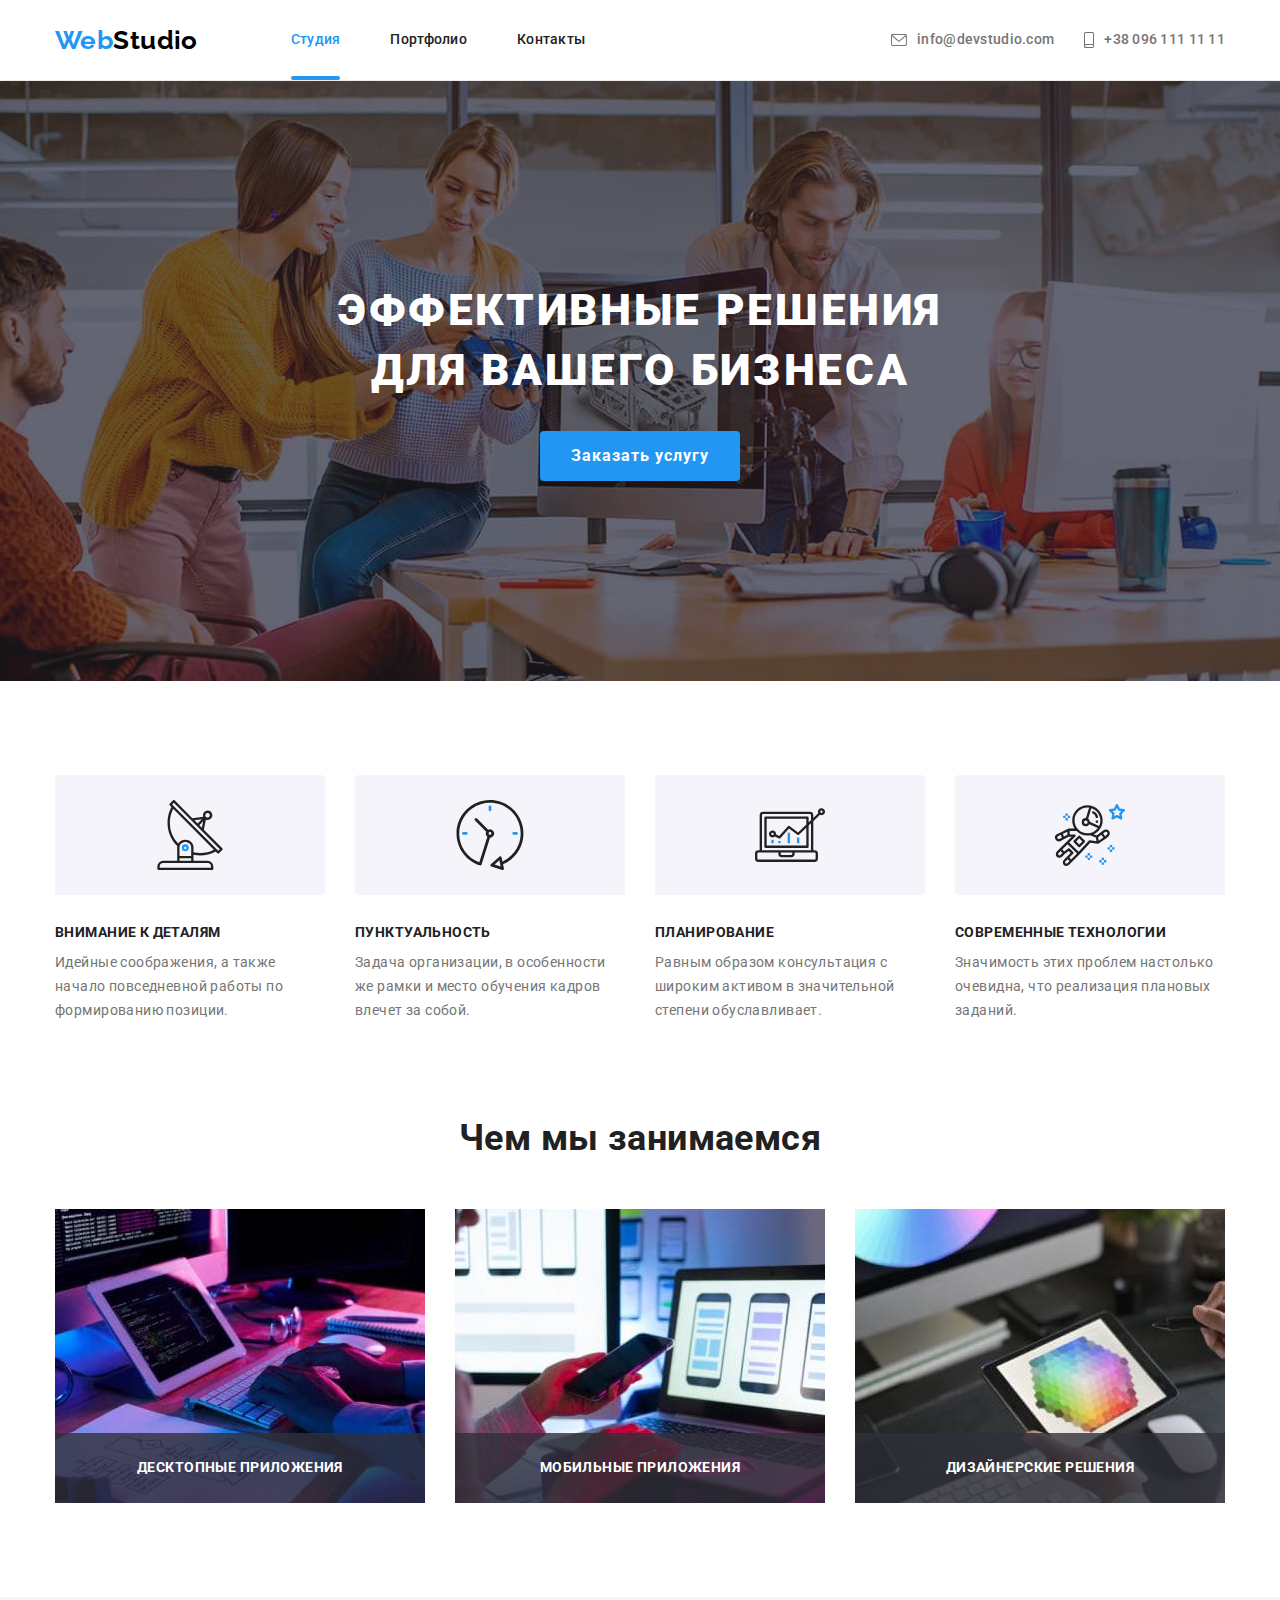
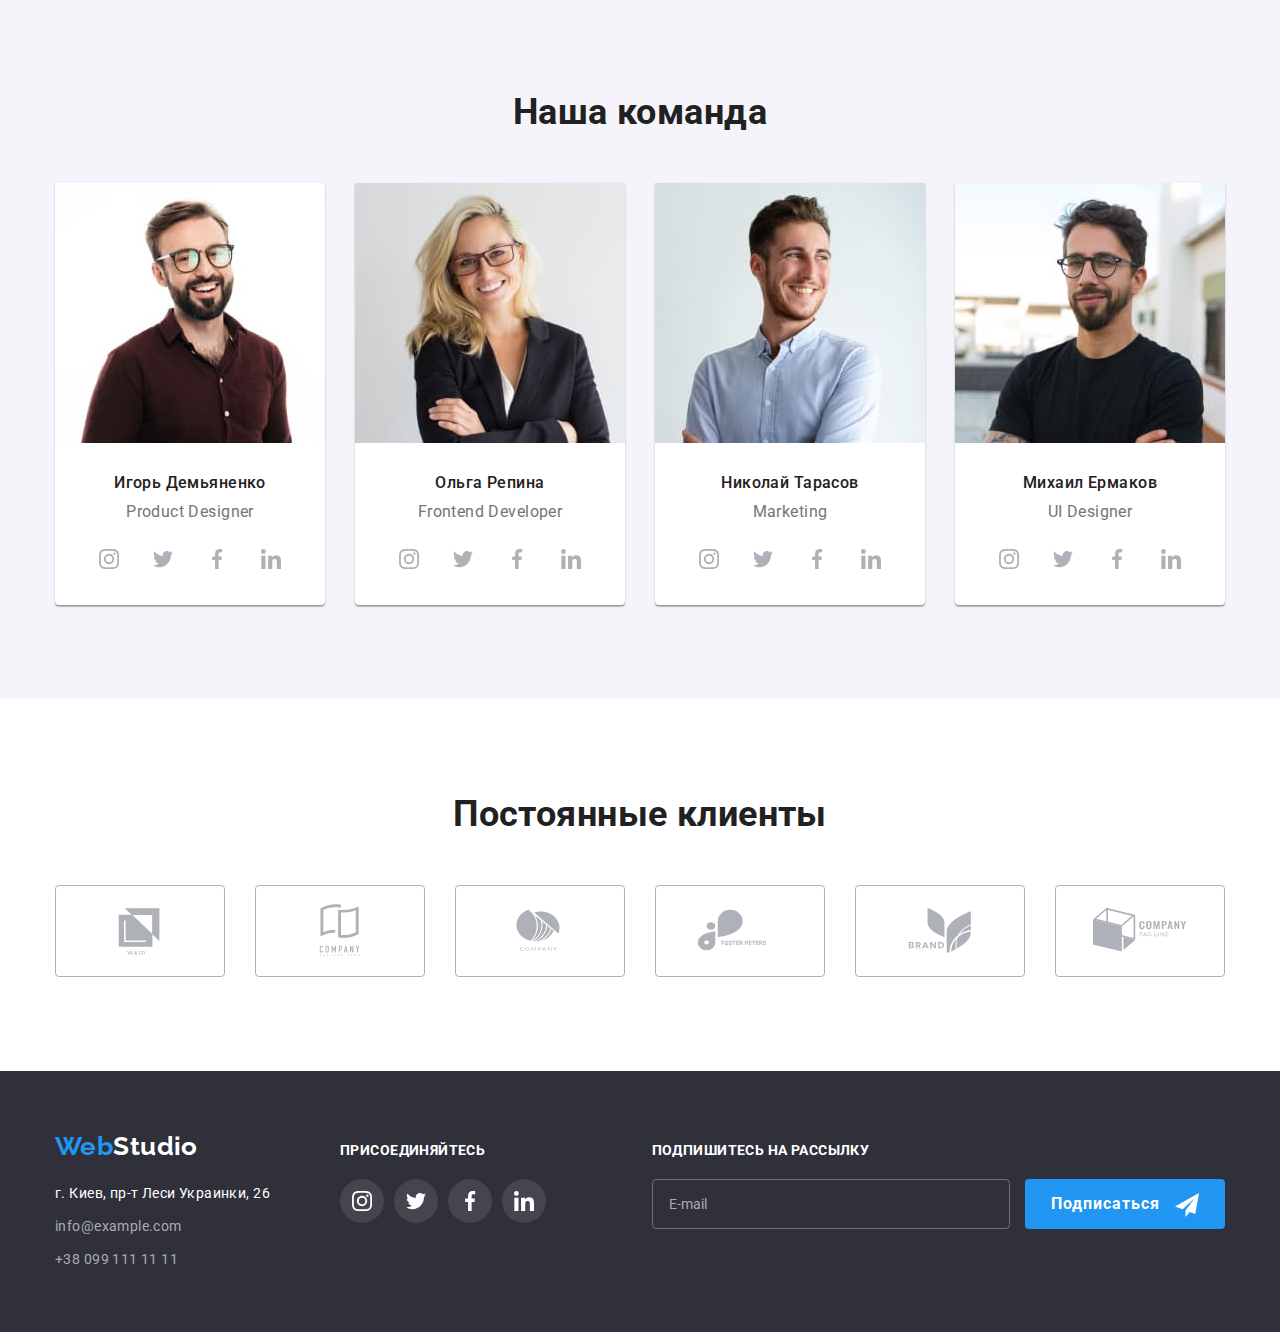
<file: index.html>
<!DOCTYPE html>
<html lang="ru">
    <head>
        <meta charset="UTF-8" />
        <meta http-equiv="X-UA-Compatible" content="IE=edge" />
        <meta name="viewport" content="width=device-width, initial-scale=1.0" />
        <link rel="preconnect" href="https://fonts.googleapis.com" />
        <link rel="preconnect" href="https://fonts.gstatic.com" crossorigin />
        <link
            href="https://fonts.googleapis.com/css2?family=Raleway:wght@700&family=Roboto:wght@400;500;700;900&display=swap"
            rel="stylesheet"
        />
        <link
            rel="stylesheet"
            href=" https://cdnjs.cloudflare.com/ajax/libs/modern-normalize/1.1.0/modern-normalize.min.css"
        />
        <link rel="stylesheet" href="./css/main.min.css" />
        <title>Студия</title>
    </head>
    <body>
        <!--            Шапка страницы          -->
        <header class="page-header">
            <div class="page-header__container container">
                <a class="logo logo__page-header link" href="./index.html"
                    ><span class="logo__web">Web</span>Studio</a
                >
                <button class="menu-btn" type="button" data-menu-button aria-expanded="false">
                    <svg width="40" height="40" aria-label="переключатель мобильного меню">
                        <use
                            class="menu-btn__icon-cross"
                            href="./images/icons.svg#icon-menu-close-btn"
                        ></use>
                        <use
                            class="menu-btn__icon-menu"
                            href="./images/icons.svg#icon-menu_40px"
                        ></use>
                    </svg>
                </button>
                <div class="menu-container" data-menu>
                    <nav class="nav">
                        <ul class="nav__list list">
                            <li class="nav__item">
                                <a class="nav__link nav__link--current link" href="./index.html"
                                    >Студия</a
                                >
                            </li>
                            <li class="nav__item">
                                <a class="nav__link link" href="./portfolio.html">Портфолио</a>
                            </li>
                            <li class="nav__item">
                                <a class="nav__link link" href="">Контакты</a>
                            </li>
                        </ul>
                    </nav>
                    <ul class="contacts-list list">
                        <li class="contacts-list__item">
                            <a class="contacts-list__link link" href="mailto:info@devstudio.com">
                                <svg class="contacts-list__icon" width="16" height="12">
                                    <use href="./images/icons.svg#icon-envelope"></use>
                                </svg>
                                info@devstudio.com</a
                            >
                        </li>
                        <li class="contacts-list__item">
                            <a
                                class="contacts-list__link contacts-list__link--accent link"
                                href="tel:+380961111111"
                            >
                                <svg class="contacts-list__icon" width="10" height="16">
                                    <use href="./images/icons.svg#icon-smartphone"></use>
                                </svg>
                                +38 096 111 11 11</a
                            >
                        </li>
                    </ul>
                    <ul class="social-small list">
                        <li class="social-small__item">
                            <a href="" class="social-small__link link">Instagram</a>
                        </li>
                        <li class="social-small__item">
                            <a href="" class="social-small__link link">Twitter</a>
                        </li>
                        <li class="social-small__item">
                            <a href="" class="social-small__link link">Facebook</a>
                        </li>
                        <li class="social-small__item">
                            <a href="" class="social-small__link link">Linkedin</a>
                        </li>
                    </ul>
                </div>
            </div>
        </header>

        <main>
            <!-- Герой -->
            <section class="hero">
                <div class="hero__box container">
                    <h1 class="hero__title">Эффективные решения для вашего бизнеса</h1>
                    <button type="button" class="button" data-modal-open>Заказать услугу</button>
                </div>
            </section>

            <!--        Преимущества        -->

            <section class="features section">
                <div class="container features__box">
                    <ul class="features__list list">
                        <li class="features__item">
                            <div class="features__icon">
                                <svg width="70" height="70">
                                    <use href="./images/icons.svg#icon-antenna"></use>
                                </svg>
                            </div>
                            <h3 class="features__sub-title sub-title">Внимание к деталям</h3>
                            <p class="features__description">
                                Идейные соображения, а также начало повседневной работы по
                                формированию позиции.
                            </p>
                        </li>
                        <li class="features__item">
                            <div class="features__icon">
                                <svg width="70" height="70">
                                    <use href="./images/icons.svg#icon-clock"></use>
                                </svg>
                            </div>
                            <h3 class="features__sub-title sub-title">Пунктуальность</h3>
                            <p class="features__description">
                                Задача организации, в особенности же рамки и место обучения кадров
                                влечет за собой.
                            </p>
                        </li>
                        <li class="features__item">
                            <div class="features__icon">
                                <svg width="70" height="70">
                                    <use href="./images/icons.svg#icon-diagram"></use>
                                </svg>
                            </div>
                            <h3 class="features__sub-title sub-title">Планирование</h3>
                            <p class="features__description">
                                Равным образом консультация с широким активом в значительной степени
                                обуславливает.
                            </p>
                        </li>
                        <li class="features__item">
                            <div class="features__icon">
                                <svg width="70" height="70">
                                    <use href="./images/icons.svg#icon-astronaut"></use>
                                </svg>
                            </div>
                            <h3 class="features__sub-title sub-title">Современные технологии</h3>
                            <p class="features__description">
                                Значимость этих проблем настолько очевидна, что реализация плановых
                                заданий.
                            </p>
                        </li>
                    </ul>
                </div>
            </section>

            <!--                        услуги                -->

            <section class="activity">
                <div class="activity__box container">
                    <h2 class="activity__title">Чем мы занимаемся</h2>
                    <ul class="activity__list list">
                        <li class="activity__item">
                            <picture>
                                <source
                                    srcset="
                                        ./images/activity/img1.jpg    1x,
                                        ./images/activity/img1@2x.jpg 2x
                                    "
                                    media="(min-width: 1200px)"
                                />
                                <img
                                    class="activity__img"
                                    src="./images/activity/img1.jpg"
                                    alt="Написание кода"
                                    width="370"
                                />
                            </picture>

                            <h3 class="activity__sub-title sub-title sub-title--white">
                                Десктопные приложения
                            </h3>
                        </li>
                        <li class="activity__item">
                            <picture>
                                <source
                                    srcset="
                                        ./images/activity/img2.jpg    1x,
                                        ./images/activity/img2@2x.jpg 2x
                                    "
                                    media="(min-width: 1200px)"
                                />
                                <img
                                    class="activity__img"
                                    src="./images/activity/img2.jpg"
                                    alt="Адаптация сайта"
                                    width="370"
                                />
                            </picture>
                            <h3 class="activity__sub-title sub-title sub-title--white">
                                Мобильные приложения
                            </h3>
                        </li>
                        <li class="activity__item">
                            <picture>
                                <source
                                    srcset="
                                        ./images/activity/img3.jpg    1x,
                                        ./images/activity/img3@2x.jpg 2x
                                    "
                                    media="(min-width: 1200px)"
                                />
                                <img
                                    class="activity__img"
                                    src="./images/activity/img3.jpg"
                                    alt="Разработка дизайна"
                                    width="370"
                                />
                            </picture>
                            <h3 class="activity__sub-title sub-title sub-title--white">
                                Дизайнерские решения
                            </h3>
                        </li>
                    </ul>
                </div>
            </section>

            <!--            Наша команда        -->

            <section class="team section">
                <div class="container team__box">
                    <h2 class="team__title">Наша команда</h2>
                    <ul class="team__list list">
                        <li class="team__item">
                            <picture>
                                <source
                                    srcset="
                                        ./images/team/teamcard1-desktop.jpg    1x,
                                        ./images/team/teamcard1-desktop@2x.jpg 2x
                                    "
                                    media="(min-width: 1200px)"
                                />
                                <source
                                    srcset="
                                        ./images/team/teamcard1-tablet.jpg    1x,
                                        ./images/team/teamcard1-tablet@2x.jpg 2x
                                    "
                                    media="(min-width: 768px)"
                                />
                                <source
                                    srcset="
                                        ./images/team/teamcard1-mobile.jpg    1x,
                                        ./images/team/teamcard1-mobile@2x.jpg 2x
                                    "
                                    media="(max-width: 767px)"
                                />
                                <img
                                    class="team__img"
                                    src="./images/team/teamcard1-desktop.jpg"
                                    alt="Игорь Демьяненко"
                                    width="270"
                                />
                            </picture>
                            <h3 class="team__sub-title">Игорь Демьяненко</h3>
                            <p class="team__speciality">Product Designer</p>
                            <ul class="soc-networks list">
                                <li class="soc-networks__item">
                                    <a href="" class="soc-networks__link">
                                        <svg class="soc-networks__icon" width="20" height="20">
                                            <use href="./images/icons.svg#icon-instagram"></use>
                                        </svg>
                                    </a>
                                </li>
                                <li class="soc-networks__item">
                                    <a href="" class="soc-networks__link">
                                        <svg class="soc-networks__icon" width="20" height="20">
                                            <use href="./images/icons.svg#icon-twitter"></use>
                                        </svg>
                                    </a>
                                </li>
                                <li class="soc-networks__item">
                                    <a href="" class="soc-networks__link">
                                        <svg class="soc-networks__icon" width="20" height="20">
                                            <use href="./images/icons.svg#icon-facebook"></use>
                                        </svg>
                                    </a>
                                </li>
                                <li class="soc-networks__item">
                                    <a href="" class="soc-networks__link">
                                        <svg class="soc-networks__icon" width="20" height="20">
                                            <use href="./images/icons.svg#icon-linkedin"></use>
                                        </svg>
                                    </a>
                                </li>
                            </ul>
                        </li>
                        <li class="team__item">
                            <picture>
                                <source
                                    srcset="
                                        ./images/team/teamcard2-desktop.jpg    1x,
                                        ./images/team/teamcard2-desktop@2x.jpg 2x
                                    "
                                    media="(min-width: 1200px)"
                                />
                                <source
                                    srcset="
                                        ./images/team/teamcard2-tablet.jpg    1x,
                                        ./images/team/teamcard2-tablet@2x.jpg 2x
                                    "
                                    media="(min-width: 768px)"
                                />
                                <source
                                    srcset="
                                        ./images/team/teamcard2-mobile.jpg    1x,
                                        ./images/team/teamcard2-mobile@2x.jpg 2x
                                    "
                                    media="(max-width: 767px)"
                                />
                                <img
                                    class="team__img"
                                    src="./images/team/teamcard2-desktop.jpg"
                                    alt="Ольга Репина"
                                    width="270"
                                />
                            </picture>

                            <h3 class="team__sub-title">Ольга Репина</h3>
                            <p class="team__speciality">Frontend Developer</p>
                            <ul class="soc-networks list">
                                <li class="soc-networks__item">
                                    <a href="" class="soc-networks__link">
                                        <svg class="soc-networks__icon" width="20" height="20">
                                            <use href="./images/icons.svg#icon-instagram"></use>
                                        </svg>
                                    </a>
                                </li>
                                <li class="soc-networks__item">
                                    <a href="" class="soc-networks__link">
                                        <svg class="soc-networks__icon" width="20" height="20">
                                            <use href="./images/icons.svg#icon-twitter"></use>
                                        </svg>
                                    </a>
                                </li>
                                <li class="soc-networks__item">
                                    <a href="" class="soc-networks__link">
                                        <svg class="soc-networks__icon" width="20" height="20">
                                            <use href="./images/icons.svg#icon-facebook"></use>
                                        </svg>
                                    </a>
                                </li>
                                <li class="soc-networks__item">
                                    <a href="" class="soc-networks__link">
                                        <svg class="soc-networks__icon" width="20" height="20">
                                            <use href="./images/icons.svg#icon-linkedin"></use>
                                        </svg>
                                    </a>
                                </li>
                            </ul>
                        </li>
                        <li class="team__item">
                            <picture>
                                <source
                                    srcset="
                                        ./images/team/teamcard3-desktop.jpg    1x,
                                        ./images/team/teamcard3-desktop@2x.jpg 2x
                                    "
                                    media="(min-width: 1200px)"
                                />
                                <source
                                    srcset="
                                        ./images/team/teamcard3-tablet.jpg    1x,
                                        ./images/team/teamcard3-tablet@2x.jpg 2x
                                    "
                                    media="(min-width: 768px)"
                                />
                                <source
                                    srcset="
                                        ./images/team/teamcard3-mobile.jpg    1x,
                                        ./images/team/teamcard3-mobile@2x.jpg 2x
                                    "
                                    media="(max-width: 767px)"
                                />
                                <img
                                    class="team__img"
                                    src="./images/team/teamcard3-desktop.jpg"
                                    alt="Николай Тарасов"
                                    width="270"
                                />
                            </picture>

                            <h3 class="team__sub-title">Николай Тарасов</h3>
                            <p class="team__speciality">Marketing</p>
                            <ul class="soc-networks list">
                                <li class="soc-networks__item">
                                    <a href="" class="soc-networks__link">
                                        <svg class="soc-networks__icon" width="20" height="20">
                                            <use href="./images/icons.svg#icon-instagram"></use>
                                        </svg>
                                    </a>
                                </li>
                                <li class="soc-networks__item">
                                    <a href="" class="soc-networks__link">
                                        <svg class="soc-networks__icon" width="20" height="20">
                                            <use href="./images/icons.svg#icon-twitter"></use>
                                        </svg>
                                    </a>
                                </li>
                                <li class="soc-networks__item">
                                    <a href="" class="soc-networks__link">
                                        <svg class="soc-networks__icon" width="20" height="20">
                                            <use href="./images/icons.svg#icon-facebook"></use>
                                        </svg>
                                    </a>
                                </li>
                                <li class="soc-networks__item">
                                    <a href="" class="soc-networks__link">
                                        <svg class="soc-networks__icon" width="20" height="20">
                                            <use href="./images/icons.svg#icon-linkedin"></use>
                                        </svg>
                                    </a>
                                </li>
                            </ul>
                        </li>
                        <li class="team__item">
                            <picture>
                                <source
                                    srcset="
                                        ./images/team/teamcard4-desktop.jpg    1x,
                                        ./images/team/teamcard4-desktop@2x.jpg 2x
                                    "
                                    media="(min-width: 1200px)"
                                />
                                <source
                                    srcset="
                                        ./images/team/teamcard4-tablet.jpg    1x,
                                        ./images/team/teamcard4-tablet@2x.jpg 2x
                                    "
                                    media="(min-width: 768px)"
                                />
                                <source
                                    srcset="
                                        ./images/team/teamcard4-mobile.jpg    1x,
                                        ./images/team/teamcard4-mobile@2x.jpg 2x
                                    "
                                    media="(max-width: 767px)"
                                />
                                <img
                                    class="team__img"
                                    src="./images/team/teamcard4-desktop.jpg"
                                    alt="Михаил Ермаков"
                                    width="270"
                                />
                            </picture>

                            <h3 class="team__sub-title">Михаил Ермаков</h3>
                            <p class="team__speciality">UI Designer</p>
                            <ul class="soc-networks list">
                                <li class="soc-networks__item">
                                    <a href="" class="soc-networks__link">
                                        <svg class="soc-networks__icon" width="20" height="20">
                                            <use href="./images/icons.svg#icon-instagram"></use>
                                        </svg>
                                    </a>
                                </li>
                                <li class="soc-networks__item">
                                    <a href="" class="soc-networks__link">
                                        <svg class="soc-networks__icon" width="20" height="20">
                                            <use href="./images/icons.svg#icon-twitter"></use>
                                        </svg>
                                    </a>
                                </li>
                                <li class="soc-networks__item">
                                    <a href="" class="soc-networks__link">
                                        <svg class="soc-networks__icon" width="20" height="20">
                                            <use href="./images/icons.svg#icon-facebook"></use>
                                        </svg>
                                    </a>
                                </li>
                                <li class="soc-networks__item">
                                    <a href="" class="soc-networks__link">
                                        <svg class="soc-networks__icon" width="20" height="20">
                                            <use href="./images/icons.svg#icon-linkedin"></use>
                                        </svg>
                                    </a>
                                </li>
                            </ul>
                        </li>
                    </ul>
                </div>
            </section>
        </main>

        <!--                     Наши клиенты                    -->
        <section class="clients section">
            <div class="clients__box container">
                <h2 class="clients__title">Постоянные клиенты</h2>
                <ul class="clients-list list">
                    <li class="clients-list__item">
                        <a class="clients-list__link" href="">
                            <svg class="client-icon" width="106" height="60">
                                <use href="./images/icons.svg#icon-company-1"></use>
                            </svg>
                        </a>
                    </li>
                    <li class="clients-list__item">
                        <a class="clients-list__link" href="">
                            <svg class="client-icon" width="106" height="60">
                                <use href="./images/icons.svg#icon-company-2"></use>
                            </svg>
                        </a>
                    </li>
                    <li class="clients-list__item">
                        <a class="clients-list__link" href="">
                            <svg class="client-icon" width="106" height="60">
                                <use href="./images/icons.svg#icon-company-3"></use>
                            </svg>
                        </a>
                    </li>
                    <li class="clients-list__item">
                        <a class="clients-list__link" href="">
                            <svg class="client-icon" width="106" height="60">
                                <use href="./images/icons.svg#icon-company-4"></use>
                            </svg>
                        </a>
                    </li>
                    <li class="clients-list__item">
                        <a class="clients-list__link" href="">
                            <svg class="client-icon" width="106" height="60">
                                <use href="./images/icons.svg#icon-company-5"></use>
                            </svg>
                        </a>
                    </li>
                    <li class="clients-list__item">
                        <a class="clients-list__link" href="">
                            <svg class="client-icon" width="106" height="60">
                                <use href="./images/icons.svg#icon-company-6"></use>
                            </svg>
                        </a>
                    </li>
                </ul>
            </div>
        </section>

        <!--               Подвал                        -->

        <footer class="page-footer section">
            <div class="page-footer__box container">
                <div class="page-footer__address-box">
                    <a class="logo logo__footer link" href="./index.html"
                        ><span class="logo__web">Web</span>Studio</a
                    >
                    <address class="address">
                        <ul class="address__list list">
                            <li class="address__item">
                                <a
                                    class="address__link address__link--white link"
                                    href="https://goo.gl/maps/n5isGS4fZseWLgrKA"
                                    target="_blank"
                                    >г. Киев, пр-т Леси Украинки, 26</a
                                >
                            </li>
                            <li class="address__item">
                                <a class="address__link link" href="mailto:info@example.com"
                                    >info@example.com</a
                                >
                            </li>
                            <li class="address__item">
                                <a class="address__link link" href="tel:+380991111111"
                                    >+38 099 111 11 11</a
                                >
                            </li>
                        </ul>
                    </address>
                </div>
                <div class="page-footer__join-box">
                    <h3 class="join-box__sub-title sub-title sub-title--white">Присоединяйтесь</h3>
                    <ul class="soc-networks list">
                        <li class="soc-networks__item">
                            <a class="soc-networks__link soc-networks__link--footer-dark" href="">
                                <svg
                                    class="soc-networks__icon soc-networks__icon--white"
                                    width="20"
                                    height="20"
                                >
                                    <use href="./images/icons.svg#icon-instagram"></use>
                                </svg>
                            </a>
                        </li>
                        <li class="soc-networks__item">
                            <a class="soc-networks__link soc-networks__link--footer-dark" href="">
                                <svg
                                    class="soc-networks__icon soc-networks__icon--white"
                                    width="20"
                                    height="20"
                                >
                                    <use href="./images/icons.svg#icon-twitter"></use>
                                </svg>
                            </a>
                        </li>
                        <li class="soc-networks__item">
                            <a class="soc-networks__link soc-networks__link--footer-dark" href="">
                                <svg
                                    class="soc-networks__icon soc-networks__icon--white"
                                    width="20"
                                    height="20"
                                >
                                    <use href="./images/icons.svg#icon-facebook"></use>
                                </svg>
                            </a>
                        </li>
                        <li class="soc-networks__item">
                            <a class="soc-networks__link soc-networks__link--footer-dark" href="">
                                <svg
                                    class="soc-networks__icon soc-networks__icon--white"
                                    width="20"
                                    height="20"
                                >
                                    <use href="./images/icons.svg#icon-linkedin"></use>
                                </svg>
                            </a>
                        </li>
                    </ul>
                </div>
                <div class="page-footer__subscribe-box">
                    <h3 class="subscribe-box__sub-title sub-title sub-title--white">
                        Подпишитесь на рассылку
                    </h3>
                    <form class="subscribe-form">
                        <input
                            class="subscribe-form__input"
                            type="email"
                            name="mail"
                            id="mail"
                            placeholder="E-mail"
                        />
                        <button class="button" type="submit">
                            Подписаться
                            <svg class="subscribe-form__icon" width="24" height="24">
                                <use href="./images/icons.svg#icon-send"></use>
                            </svg>
                        </button>
                    </form>
                </div>
            </div>
        </footer>

        <!--               Модалка                       -->

        <div class="backdrop is-hidden" data-modal>
            <div class="modal">
                <button class="close-button holder" data-modal-close>
                    <svg class="close-button__icon" width="11" height="11">
                        <use href="./images/icons.svg#icon-close-black"></use>
                    </svg>
                </button>
                <p class="modal__title">Оставьте свои данные, мы вам перезвоним</p>
                <form class="modal-form">
                    <div class="modal-box">
                        <label class="modal-box__label" for="name">Имя</label>
                        <div class="modal-box__field">
                            <input class="modal-box__input" id="name" name="name" type="text" />
                            <svg class="modal-box__icon" width="18" height="18">
                                <use href="./images/icons.svg#icon-modal-user"></use>
                            </svg>
                        </div>
                    </div>

                    <div class="modal-box">
                        <label class="modal-box__label" for="tel">Телефон</label>
                        <div class="modal-box__field">
                            <input class="modal-box__input" id="tel" name="tel" type="tel" />
                            <svg class="modal-box__icon" width="18" height="18">
                                <use href="./images/icons.svg#icon-modal-tel"></use>
                            </svg>
                        </div>
                    </div>

                    <div class="modal-box">
                        <label class="modal-box__label" for="email">Почта</label>
                        <div class="modal-box__field">
                            <input class="modal-box__input" id="email" name="email" type="email" />
                            <svg class="modal-box__icon" width="18" height="18">
                                <use href="./images/icons.svg#icon-modal-mail"></use>
                            </svg>
                        </div>
                    </div>

                    <div class="modal-box modal-form__comment-box">
                        <label class="modal-box__label" for="comment">Комментарий</label>
                        <textarea
                            class="modal-form__comment"
                            name="comment"
                            id="comment"
                            placeholder="Введите текст"
                        ></textarea>
                    </div>

                    <div class="checkbox-box holder">
                        <input
                            class="checkbox-box__input visually-hidden"
                            type="checkbox"
                            name="checkbox"
                            id="checkbox"
                            value="true"
                        />
                        <label class="checkbox-box__label" for="checkbox">
                            <span class="checkbox-box__icon-box">
                                <svg class="checkbox-box__icon" width="16" height="15">
                                    <use href="./images/icons.svg#icon-modal-vector"></use>
                                </svg>
                            </span>
                            Соглашаюсь с рассылкой и принимаю
                            <a class="checkbox-box__link" href="">Условия договора</a>
                        </label>
                    </div>

                    <button class="button modal__button" type="submit">Отправить</button>
                </form>
            </div>
        </div>
        <script src="./js/modal.js"></script>
        <script src="./js/mobile-menu.js"></script>
    </body>
</html>
</file>
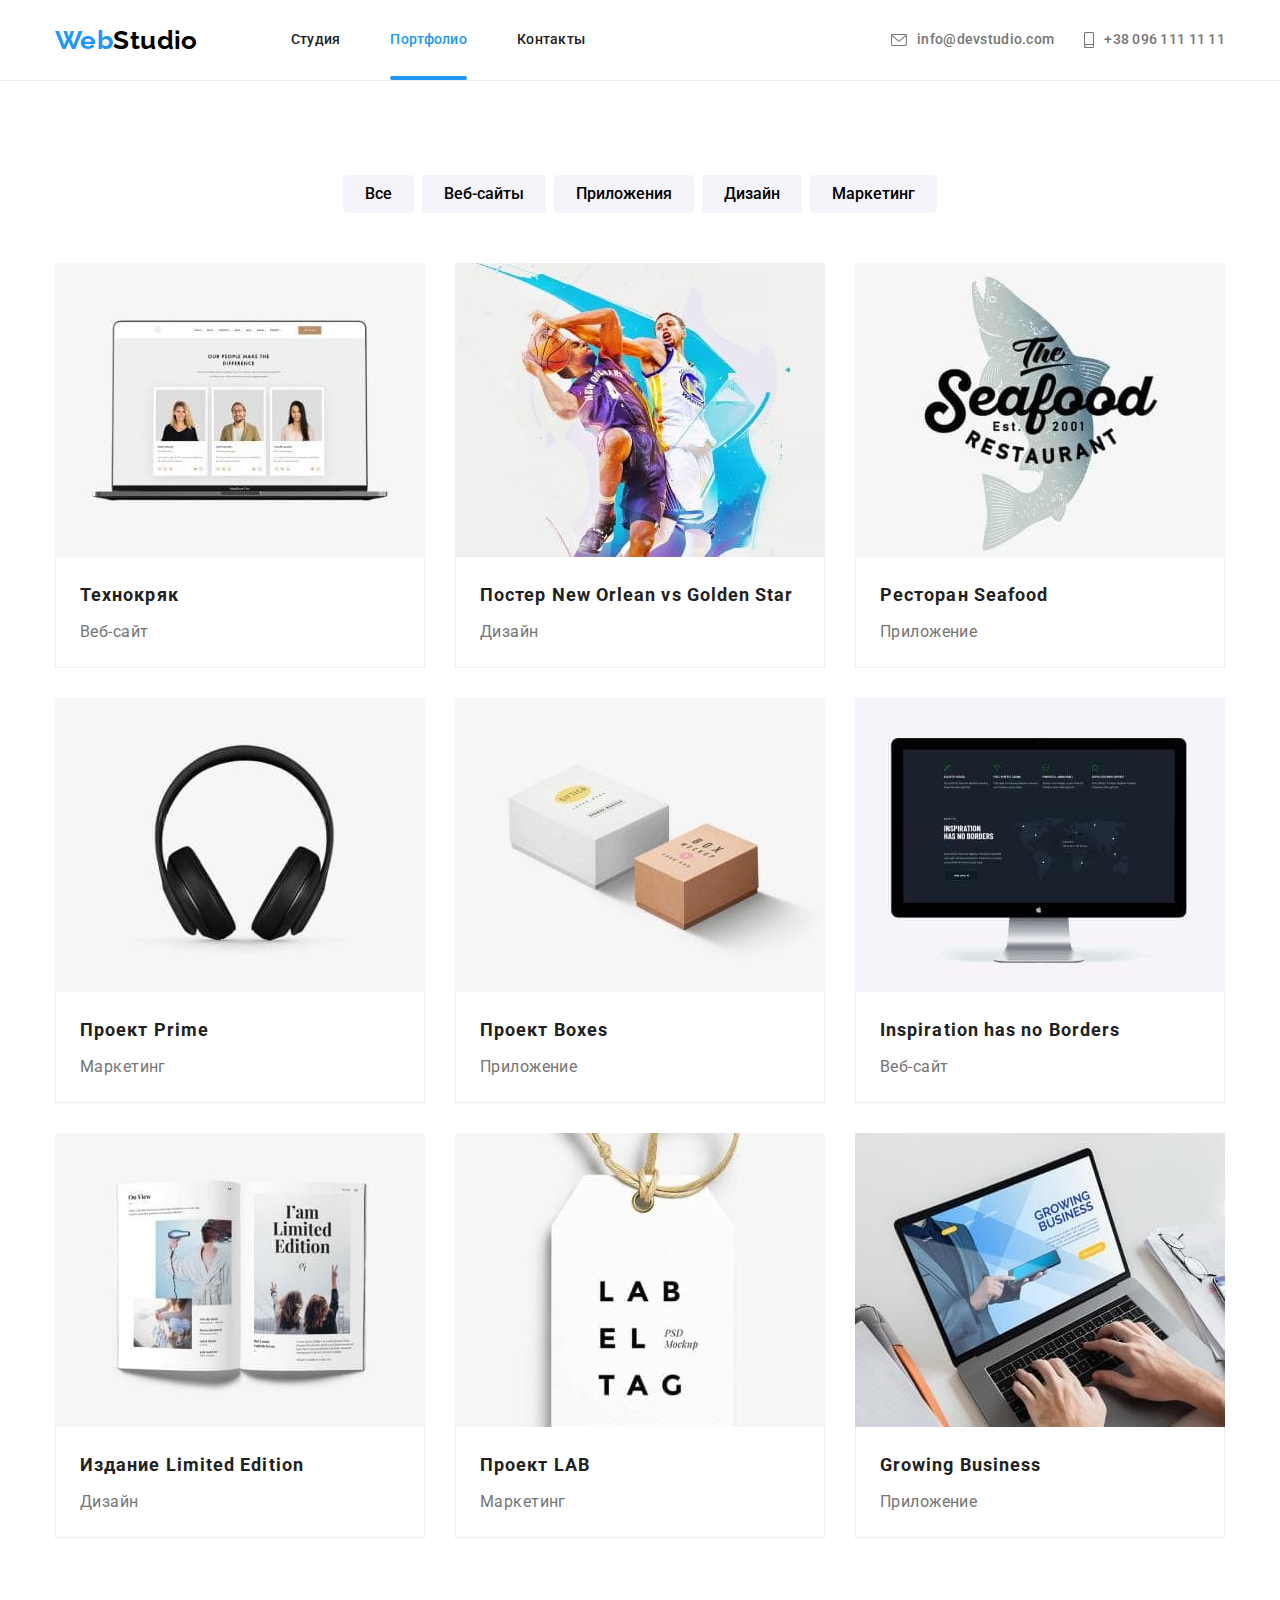
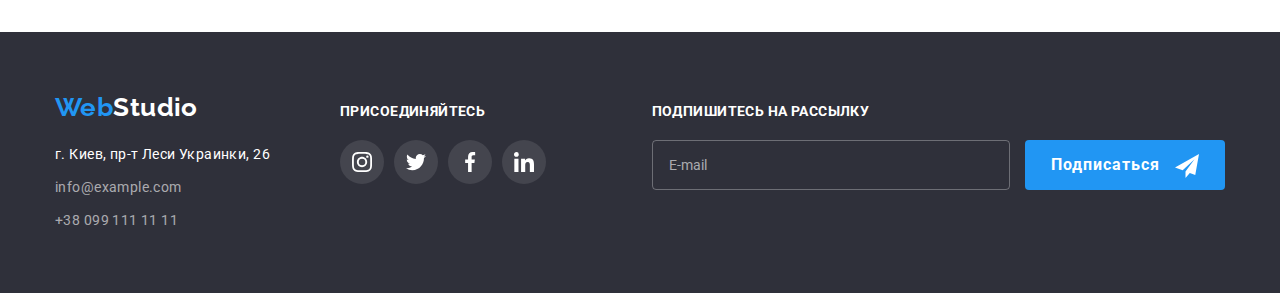
<file: portfolio.html>
<!DOCTYPE html>
<html lang="ru">
    <head>
        <meta charset="UTF-8" />
        <meta http-equiv="X-UA-Compatible" content="IE=edge" />
        <meta name="viewport" content="width=device-width, initial-scale=1.0" />
        <link rel="preconnect" href="https://fonts.googleapis.com" />
        <link rel="preconnect" href="https://fonts.gstatic.com" crossorigin />
        <link
            href="https://fonts.googleapis.com/css2?family=Raleway:wght@700&family=Roboto:wght@400;500;700;900&display=swap"
            rel="stylesheet"
        />
        <link
            rel="stylesheet"
            href=" https://cdnjs.cloudflare.com/ajax/libs/modern-normalize/1.1.0/modern-normalize.min.css"
        />
        <link rel="stylesheet" href="./css/main.min.css" />
        <title>Портфолио</title>
    </head>
    <body>
        <!--                Шапка страницы               -->
        <header class="page-header">
            <div class="page-header__container container">
                <a class="logo logo__page-header link" href="./index.html"
                    ><span class="logo__web">Web</span>Studio</a
                >
                <button class="menu-btn" type="button" data-menu-button aria-expanded="false">
                    <svg width="40" height="40" aria-label="переключатель мобильного меню">
                        <use
                            class="menu-btn__icon-cross"
                            href="./images/icons.svg#icon-menu-close-btn"
                        ></use>
                        <use
                            class="menu-btn__icon-menu"
                            href="./images/icons.svg#icon-menu_40px"
                        ></use>
                    </svg>
                </button>
                <div class="menu-container" data-menu>
                    <nav class="nav">
                        <ul class="nav__list list">
                            <li class="nav__item">
                                <a class="nav__link link" href="./index.html">Студия</a>
                            </li>
                            <li class="nav__item">
                                <a class="nav__link nav__link--current link" href="./portfolio.html"
                                    >Портфолио</a
                                >
                            </li>
                            <li class="nav__item">
                                <a class="nav__link link" href="">Контакты</a>
                            </li>
                        </ul>
                    </nav>
                    <ul class="contacts-list list">
                        <li class="contacts-list__item">
                            <a class="contacts-list__link link" href="mailto:info@devstudio.com">
                                <svg class="contacts-list__icon" width="16" height="12">
                                    <use href="./images/icons.svg#icon-envelope"></use>
                                </svg>
                                info@devstudio.com</a
                            >
                        </li>
                        <li class="contacts-list__item">
                            <a
                                class="contacts-list__link contacts-list__link--accent link"
                                href="tel:+380961111111"
                            >
                                <svg class="contacts-list__icon" width="10" height="16">
                                    <use href="./images/icons.svg#icon-smartphone"></use>
                                </svg>
                                +38 096 111 11 11</a
                            >
                        </li>
                    </ul>
                    <ul class="social-small list">
                        <li class="social-small__item">
                            <a href="" class="social-small__link link">Instagram</a>
                        </li>
                        <li class="social-small__item">
                            <a href="" class="social-small__link link">Twitter</a>
                        </li>
                        <li class="social-small__item">
                            <a href="" class="social-small__link link">Facebook</a>
                        </li>
                        <li class="social-small__item">
                            <a href="" class="social-small__link link">Linkedin</a>
                        </li>
                    </ul>
                </div>
            </div>
        </header>
        <!-- Портфолио Портфолио Портфолио Портфолио Портфолио Портфолио -->
        <main>
            <section class="porfolio section">
                <div class="container porfolio-box">
                    <h1 hidden>Портфолио</h1>
                    <ul class="filter list">
                        <li class="filter__item">
                            <button type="button" class="filter__btn">Все</button>
                        </li>
                        <li class="filter__item">
                            <button type="button" class="filter__btn">Веб-сайты</button>
                        </li>
                        <li class="filter__item">
                            <button type="button" class="filter__btn">Приложения</button>
                        </li>
                        <li class="filter__item">
                            <button type="button" class="filter__btn">Дизайн</button>
                        </li>
                        <li class="filter__item">
                            <button type="button" class="filter__btn">Маркетинг</button>
                        </li>
                    </ul>
                    <ul class="cards list">
                        <li class="card">
                            <a class="card__link link link" href="">
                                <div class="card__thumb">
                                    <picture>
                                        <source
                                            srcset="
                                                ./images/portfolio/portfolio1-desktop.jpg    1x,
                                                ./images/portfolio/portfolio1-desktop@2x.jpg 2x
                                            "
                                            media="(min-width: 1200px)"
                                        />
                                        <source
                                            srcset="
                                                ./images/portfolio/portfolio1-tablet.jpg    1x,
                                                ./images/portfolio/portfolio1-tablet@2x.jpg 2x
                                            "
                                            media="(min-width: 768px)"
                                        />
                                        <source
                                            srcset="
                                                ./images/portfolio/portfolio1-mobile.jpg    1x,
                                                ./images/portfolio/portfolio1-mobile@2x.jpg 2x
                                            "
                                            media="(max-width: 767px)"
                                        />
                                        <img
                                            src="./images/portfolio/portfolio1-desktop.jpg"
                                            alt="Фото трёх сотрудников"
                                        />
                                    </picture>
                                    <p class="card__overlay">
                                        Ресурс предлагает комплексные предложения с разным уровнем
                                        функционала и сервисов. Все это позволит посетителю получить
                                        исчерпывающие сведения о компании или частном лице.
                                    </p>
                                </div>
                                <div class="card__box">
                                    <h3 class="card__title">Технокряк</h3>
                                    <p class="card__description">Веб-сайт</p>
                                </div>
                            </a>
                        </li>
                        <li class="card">
                            <a class="card__link link" href="">
                                <div class="card__thumb">
                                    <picture>
                                        <source
                                            srcset="
                                                ./images/portfolio/portfolio2-desktop.jpg    1x,
                                                ./images/portfolio/portfolio2-desktop@2x.jpg 2x
                                            "
                                            media="(min-width: 1200px)"
                                        />
                                        <source
                                            srcset="
                                                ./images/portfolio/portfolio2-tablet.jpg    1x,
                                                ./images/portfolio/portfolio2-tablet@2x.jpg 2x
                                            "
                                            media="(min-width: 768px)"
                                        />
                                        <source
                                            srcset="
                                                ./images/portfolio/portfolio2-mobile.jpg    1x,
                                                ./images/portfolio/portfolio2-mobile@2x.jpg 2x
                                            "
                                            media="(max-width: 767px)"
                                        />
                                        <img
                                            src="./images/portfolio/portfolio2-desktop.jpg"
                                            alt="Два баскетболиста"
                                        />
                                    </picture>

                                    <p class="card__overlay">
                                        Ресурс предлагает комплексные предложения с разным уровнем
                                        функционала и сервисов. Все это позволит посетителю получить
                                        исчерпывающие сведения о компании или частном лице.
                                    </p>
                                </div>
                                <div class="card__box">
                                    <h3 class="card__title">Постер New Orlean vs Golden Star</h3>
                                    <p class="card__description">Дизайн</p>
                                </div>
                            </a>
                        </li>
                        <li class="card">
                            <a class="card__link link" href="">
                                <div class="card__thumb">
                                    <picture>
                                        <source
                                            srcset="
                                                ./images/portfolio/portfolio3-desktop.jpg    1x,
                                                ./images/portfolio/portfolio3-desktop@2x.jpg 2x
                                            "
                                            media="(min-width: 1200px)"
                                        />
                                        <source
                                            srcset="
                                                ./images/portfolio/portfolio3-tablet.jpg    1x,
                                                ./images/portfolio/portfolio3-tablet@2x.jpg 2x
                                            "
                                            media="(min-width: 768px)"
                                        />
                                        <source
                                            srcset="
                                                ./images/portfolio/portfolio3-mobile.jpg    1x,
                                                ./images/portfolio/portfolio3-mobile@2x.jpg 2x
                                            "
                                            media="(max-width: 767px)"
                                        />
                                        <img
                                            src="./images/portfolio/portfolio3-desktop.jpg"
                                            alt="Логотип ресторана морская еда"
                                        />
                                    </picture>

                                    <p class="card__overlay">
                                        Ресурс предлагает комплексные предложения с разным уровнем
                                        функционала и сервисов. Все это позволит посетителю получить
                                        исчерпывающие сведения о компании или частном лице.
                                    </p>
                                </div>
                                <div class="card__box">
                                    <h3 class="card__title">Ресторан Seafood</h3>
                                    <p class="card__description">Приложение</p>
                                </div>
                            </a>
                        </li>
                        <li class="card">
                            <a class="card__link link" href="">
                                <div class="card__thumb">
                                    <picture>
                                        <source
                                            srcset="
                                                ./images/portfolio/portfolio4-desktop.jpg    1x,
                                                ./images/portfolio/portfolio4-desktop@2x.jpg 2x
                                            "
                                            media="(min-width: 1200px)"
                                        />
                                        <source
                                            srcset="
                                                ./images/portfolio/portfolio4-tablet.jpg    1x,
                                                ./images/portfolio/portfolio4-tablet@2x.jpg 2x
                                            "
                                            media="(min-width: 768px)"
                                        />
                                        <source
                                            srcset="
                                                ./images/portfolio/portfolio4-mobile.jpg    1x,
                                                ./images/portfolio/portfolio4-mobile@2x.jpg 2x
                                            "
                                            media="(max-width: 767px)"
                                        />
                                        <img
                                            src="./images/portfolio/portfolio4-desktop.jpg"
                                            alt="Наушники"
                                        />
                                    </picture>

                                    <p class="card__overlay">
                                        Ресурс предлагает комплексные предложения с разным уровнем
                                        функционала и сервисов. Все это позволит посетителю получить
                                        исчерпывающие сведения о компании или частном лице.
                                    </p>
                                </div>
                                <div class="card__box">
                                    <h3 class="card__title">Проект Prime</h3>
                                    <p class="card__description">Маркетинг</p>
                                </div>
                            </a>
                        </li>
                        <li class="card">
                            <a class="card__link link" href="">
                                <div class="card__thumb">
                                    <picture>
                                        <source
                                            srcset="
                                                ./images/portfolio/portfolio5-desktop.jpg    1x,
                                                ./images/portfolio/portfolio5-desktop@2x.jpg 2x
                                            "
                                            media="(min-width: 1200px)"
                                        />
                                        <source
                                            srcset="
                                                ./images/portfolio/portfolio5-tablet.jpg    1x,
                                                ./images/portfolio/portfolio5-tablet@2x.jpg 2x
                                            "
                                            media="(min-width: 768px)"
                                        />
                                        <source
                                            srcset="
                                                ./images/portfolio/portfolio5-mobile.jpg    1x,
                                                ./images/portfolio/portfolio5-mobile@2x.jpg 2x
                                            "
                                            media="(max-width: 767px)"
                                        />
                                        <img
                                            src="./images/portfolio/portfolio5-desktop.jpg"
                                            alt="Две коробки"
                                        />
                                    </picture>

                                    <p class="card__overlay">
                                        Ресурс предлагает комплексные предложения с разным уровнем
                                        функционала и сервисов. Все это позволит посетителю получить
                                        исчерпывающие сведения о компании или частном лице.
                                    </p>
                                </div>
                                <div class="card__box">
                                    <h3 class="card__title">Проект Boxes</h3>
                                    <p class="card__description">Приложение</p>
                                </div>
                            </a>
                        </li>
                        <li class="card">
                            <a class="card__link link" href="">
                                <div class="card__thumb">
                                    <picture>
                                        <source
                                            srcset="
                                                ./images/portfolio/portfolio6-desktop.jpg    1x,
                                                ./images/portfolio/portfolio6-desktop@2x.jpg 2x
                                            "
                                            media="(min-width: 1200px)"
                                        />
                                        <source
                                            srcset="
                                                ./images/portfolio/portfolio6-tablet.jpg    1x,
                                                ./images/portfolio/portfolio6-tablet@2x.jpg 2x
                                            "
                                            media="(min-width: 768px)"
                                        />
                                        <source
                                            srcset="
                                                ./images/portfolio/portfolio6-mobile.jpg    1x,
                                                ./images/portfolio/portfolio6-mobile@2x.jpg 2x
                                            "
                                            media="(max-width: 767px)"
                                        />
                                        <img
                                            src="./images/portfolio/portfolio6-desktop.jpg"
                                            alt="Монитор мака"
                                        />
                                    </picture>

                                    <p class="card__overlay">
                                        Ресурс предлагает комплексные предложения с разным уровнем
                                        функционала и сервисов. Все это позволит посетителю получить
                                        исчерпывающие сведения о компании или частном лице.
                                    </p>
                                </div>
                                <div class="card__box">
                                    <h3 class="card__title">Inspiration has no Borders</h3>
                                    <p class="card__description">Веб-сайт</p>
                                </div>
                            </a>
                        </li>
                        <li class="card">
                            <a class="card__link link" href="">
                                <div class="card__thumb">
                                    <picture>
                                        <source
                                            srcset="
                                                ./images/portfolio/portfolio7-desktop.jpg    1x,
                                                ./images/portfolio/portfolio7-desktop@2x.jpg 2x
                                            "
                                            media="(min-width: 1200px)"
                                        />
                                        <source
                                            srcset="
                                                ./images/portfolio/portfolio7-tablet.jpg    1x,
                                                ./images/portfolio/portfolio7-tablet@2x.jpg 2x
                                            "
                                            media="(min-width: 768px)"
                                        />
                                        <source
                                            srcset="
                                                ./images/portfolio/portfolio7-mobile.jpg    1x,
                                                ./images/portfolio/portfolio7-mobile@2x.jpg 2x
                                            "
                                            media="(max-width: 767px)"
                                        />
                                        <img
                                            src="./images/portfolio/portfolio7-desktop.jpg"
                                            alt="Журнал"
                                        />
                                    </picture>

                                    <p class="card__overlay">
                                        Ресурс предлагает комплексные предложения с разным уровнем
                                        функционала и сервисов. Все это позволит посетителю получить
                                        исчерпывающие сведения о компании или частном лице.
                                    </p>
                                </div>
                                <div class="card__box">
                                    <h3 class="card__title">Издание Limited Edition</h3>
                                    <p class="card__description">Дизайн</p>
                                </div>
                            </a>
                        </li>
                        <li class="card">
                            <a class="card__link link" href="">
                                <div class="card__thumb">
                                    <picture>
                                        <source
                                            srcset="
                                                ./images/portfolio/portfolio8-desktop.jpg    1x,
                                                ./images/portfolio/portfolio8-desktop@2x.jpg 2x
                                            "
                                            media="(min-width: 1200px)"
                                        />
                                        <source
                                            srcset="
                                                ./images/portfolio/portfolio8-tablet.jpg    1x,
                                                ./images/portfolio/portfolio8-tablet@2x.jpg 2x
                                            "
                                            media="(min-width: 768px)"
                                        />
                                        <source
                                            srcset="
                                                ./images/portfolio/portfolio8-mobile.jpg    1x,
                                                ./images/portfolio/portfolio8-mobile@2x.jpg 2x
                                            "
                                            media="(max-width: 767px)"
                                        />
                                        <img
                                            src="./images/portfolio/portfolio8-desktop.jpg"
                                            alt="Дизайн бирки"
                                        />
                                    </picture>

                                    <p class="card__overlay">
                                        Ресурс предлагает комплексные предложения с разным уровнем
                                        функционала и сервисов. Все это позволит посетителю получить
                                        исчерпывающие сведения о компании или частном лице.
                                    </p>
                                </div>
                                <div class="card__box">
                                    <h3 class="card__title">Проект LAB</h3>
                                    <p class="card__description">Маркетинг</p>
                                </div>
                            </a>
                        </li>
                        <li class="card">
                            <a class="card__link link" href="">
                                <div class="card__thumb">
                                    <picture>
                                        <source
                                            srcset="
                                                ./images/portfolio/portfolio9-desktop.jpg    1x,
                                                ./images/portfolio/portfolio9-desktop@2x.jpg 2x
                                            "
                                            media="(min-width: 1200px)"
                                        />
                                        <source
                                            srcset="
                                                ./images/portfolio/portfolio9-tablet.jpg    1x,
                                                ./images/portfolio/portfolio9-tablet@2x.jpg 2x
                                            "
                                            media="(min-width: 768px)"
                                        />
                                        <source
                                            srcset="
                                                ./images/portfolio/portfolio9-mobile.jpg    1x,
                                                ./images/portfolio/portfolio9-mobile@2x.jpg 2x
                                            "
                                            media="(max-width: 767px)"
                                        />
                                        <img
                                            src="./images/portfolio/portfolio9-desktop.jpg"
                                            alt="Руки на клавиатуре ноутбука"
                                        />
                                    </picture>

                                    <p class="card__overlay">
                                        Ресурс предлагает комплексные предложения с разным уровнем
                                        функционала и сервисов. Все это позволит посетителю получить
                                        исчерпывающие сведения о компании или частном лице.
                                    </p>
                                </div>
                                <div class="card__box">
                                    <h3 class="card__title">Growing Business</h3>
                                    <p class="card__description">Приложение</p>
                                </div>
                            </a>
                        </li>
                    </ul>
                </div>
            </section>
        </main>
        <!-- Подвал -->
        <footer class="page-footer section">
            <div class="page-footer__box container holder">
                <div class="page-footer__address-box">
                    <a class="logo logo__footer link" href="./index.html"
                        ><span class="logo__web">Web</span>Studio</a
                    >
                    <address class="address">
                        <ul class="address__list list">
                            <li class="address__item">
                                <a
                                    class="address__link address__link--white link"
                                    href="https://goo.gl/maps/n5isGS4fZseWLgrKA"
                                    target="_blank"
                                    >г. Киев, пр-т Леси Украинки, 26</a
                                >
                            </li>
                            <li class="address__item">
                                <a class="address__link link" href="mailto:info@example.com"
                                    >info@example.com</a
                                >
                            </li>
                            <li class="address__item">
                                <a class="address__link link" href="tel:+380991111111"
                                    >+38 099 111 11 11</a
                                >
                            </li>
                        </ul>
                    </address>
                </div>
                <div class="page-footer__join-box">
                    <h3 class="join-box__sub-title sub-title sub-title--white">Присоединяйтесь</h3>
                    <ul class="soc-networks list">
                        <li class="soc-networks__item">
                            <a class="soc-networks__link soc-networks__link--footer-dark" href="">
                                <svg
                                    class="soc-networks__icon soc-networks__icon--white"
                                    width="20"
                                    height="20"
                                >
                                    <use href="./images/icons.svg#icon-instagram"></use>
                                </svg>
                            </a>
                        </li>
                        <li class="soc-networks__item">
                            <a class="soc-networks__link soc-networks__link--footer-dark" href="">
                                <svg
                                    class="soc-networks__icon soc-networks__icon--white"
                                    width="20"
                                    height="20"
                                >
                                    <use href="./images/icons.svg#icon-twitter"></use>
                                </svg>
                            </a>
                        </li>
                        <li class="soc-networks__item">
                            <a class="soc-networks__link soc-networks__link--footer-dark" href="">
                                <svg
                                    class="soc-networks__icon soc-networks__icon--white"
                                    width="20"
                                    height="20"
                                >
                                    <use href="./images/icons.svg#icon-facebook"></use>
                                </svg>
                            </a>
                        </li>
                        <li class="soc-networks__item">
                            <a class="soc-networks__link soc-networks__link--footer-dark" href="">
                                <svg
                                    class="soc-networks__icon soc-networks__icon--white"
                                    width="20"
                                    height="20"
                                >
                                    <use href="./images/icons.svg#icon-linkedin"></use>
                                </svg>
                            </a>
                        </li>
                    </ul>
                </div>
                <div class="page-footer__subscribe-box">
                    <h3 class="subscribe-box__sub-title sub-title sub-title--white">
                        Подпишитесь на рассылку
                    </h3>
                    <form class="subscribe-form holder">
                        <input
                            class="subscribe-form__input"
                            type="email"
                            name="mail"
                            id="mail"
                            placeholder="E-mail"
                        />
                        <button class="button holder" type="submit">
                            Подписаться
                            <svg class="subscribe-form__icon" width="24" height="24">
                                <use href="./images/icons.svg#icon-send"></use>
                            </svg>
                        </button>
                    </form>
                </div>
            </div>
        </footer>

        <!--               Модалка                       -->

        <div class="backdrop is-hidden" data-modal>
            <div class="modal">
                <button class="close-button holder" data-modal-close>
                    <svg class="close-button__icon" width="11" height="11">
                        <use href="./images/icons.svg#icon-close-black"></use>
                    </svg>
                </button>
                <p class="modal__title">Оставьте свои данные, мы вам перезвоним</p>
                <form class="modal-form">
                    <div class="modal-box">
                        <label class="modal-box__label" for="name">Имя</label>
                        <div class="modal-box__field">
                            <input class="modal-box__input" id="name" name="name" type="text" />
                            <svg class="modal-box__icon" width="18" height="18">
                                <use href="./images/icons.svg#icon-modal-user"></use>
                            </svg>
                        </div>
                    </div>

                    <div class="modal-box">
                        <label class="modal-box__label" for="tel">Телефон</label>
                        <div class="modal-box__field">
                            <input class="modal-box__input" id="tel" name="tel" type="tel" />
                            <svg class="modal-box__icon" width="18" height="18">
                                <use href="./images/icons.svg#icon-modal-tel"></use>
                            </svg>
                        </div>
                    </div>

                    <div class="modal-box">
                        <label class="modal-box__label" for="email">Почта</label>
                        <div class="modal-box__field">
                            <input class="modal-box__input" id="email" name="email" type="email" />
                            <svg class="modal-box__icon" width="18" height="18">
                                <use href="./images/icons.svg#icon-modal-mail"></use>
                            </svg>
                        </div>
                    </div>

                    <div class="modal-box modal-form__comment-box">
                        <label class="modal-box__label" for="comment">Комментарий</label>
                        <textarea
                            class="modal-form__comment"
                            name="comment"
                            id="comment"
                            placeholder="Введите текст"
                        ></textarea>
                    </div>

                    <div class="checkbox-box holder">
                        <input
                            class="checkbox-box__input visually-hidden"
                            type="checkbox"
                            name="checkbox"
                            id="checkbox"
                            value="true"
                        />
                        <label class="checkbox-box__label" for="checkbox">
                            <span class="checkbox-box__icon-box">
                                <svg class="checkbox-box__icon" width="16" height="15">
                                    <use href="./images/icons.svg#icon-modal-vector"></use>
                                </svg>
                            </span>
                            Соглашаюсь с рассылкой и принимаю
                            <a class="checkbox-box__link" href="">Условия договора</a>
                        </label>
                    </div>

                    <button class="button modal__button" type="submit">Отправить</button>
                </form>
            </div>
        </div>

        <script src="./js/mobile-menu.js"></script>
    </body>
</html>
</file>
<file: css/main.min.css>
:root{--our-team-bg-color: #f5f4fa;--footer-hero-bg-color: #2f303a;--logo-color: #000000;--secondary-color: #757575;--text-color: #ffffff;--accent-color: #2196f3;--button-hover-color: #188ce8;--transparent-color: rgba(255, 255, 255, 0.6);--border-line-color: #ececec;--portfolio-border-color: #eeeeee;--icon-hover-color: #ffffff;--icon-fill: #afb1b8;--clients-border-color: rgba(175, 177, 184, 1);--footer-bg-soc: rgba(255, 255, 255, 0.1);--bg-color: #ffffff;--modal-border-color: rgba(33, 33, 33, 0.2);--border-subscribe: 1px solid rgba(255, 255, 255, 0.3);--transition-color: color 250ms cubic-bezier(0.4, 0, 0.2, 1);--transition-bg-color: background-color 250ms cubic-bezier(0.4, 0, 0.2, 1);--transition-box-shadow: box-shadow 250ms cubic-bezier(0.4, 0, 0.2, 1);--transition-fill: fill 250ms cubic-bezier(0.4, 0, 0.2, 1);--transition-border-color: border-color 250ms cubic-bezier(0.4, 0, 0.2, 1);--transition-transform: transform 250ms cubic-bezier(0.4, 0, 0.2, 1);--transition-opacity: opacity 250ms cubic-bezier(0.4, 0, 0.2, 1);--cubik: 250ms cubic-bezier(0.4, 0, 0.2, 1)}html{-webkit-box-sizing:border-box;box-sizing:border-box}*,*::before,*::after{-webkit-box-sizing:inherit;box-sizing:inherit}body{background-color:#fff;color:#212121;font-family:"Roboto",sans-serif;font-size:14px;font-weight:normal;letter-spacing:.03em;margin:0}@media screen and (max-width: 767px){body{padding-top:60px}}p,h1,h2,h3{margin:0}ul{margin:0;padding:0}img{display:block;width:100%;height:auto}.list{list-style:none}.link{text-decoration:none}.button{padding:0}.visually-hidden{position:absolute;width:1px;height:1px;margin:-1px;border:0;padding:0;white-space:nowrap;-webkit-clip-path:inset(100%);clip-path:inset(100%);clip:rect(0 0 0 0);overflow:hidden}.container{padding:0 15px;margin:0 auto}@media screen and (min-width: 480px){.container{max-width:480px}}@media screen and (min-width: 768px){.container{max-width:768px}}@media screen and (min-width: 1200px){.container{max-width:1200px}}.section{padding:60px 0}@media screen and (min-width: 1200px){.section{padding:94px 0}}.sub-title{font-weight:700;line-height:1.14;font-size:14px;text-transform:uppercase}.page-header{border-bottom:1px solid var(--border-line-color);width:100%}@media screen and (max-width: 767px){.page-header{position:fixed;top:0;left:0;z-index:1;background-color:var(--bg-color)}}.page-header__container{display:-webkit-box;display:-ms-flexbox;display:flex;-webkit-box-align:center;-ms-flex-align:center;align-items:center}@media screen and (max-width: 767px){.page-header__container{-webkit-box-pack:justify;-ms-flex-pack:justify;justify-content:space-between;height:60px}}.menu-container{width:100%}@media screen and (max-width: 767px){.menu-container{position:fixed;top:0;left:0;background-color:var(--bg-color);height:100vh;-webkit-transform:translateY(100%);transform:translateY(100%);-webkit-transition:var(--transition-transform);transition:var(--transition-transform)}.menu-container.is-open{display:-webkit-box;display:-ms-flexbox;display:flex;-webkit-box-orient:vertical;-webkit-box-direction:normal;-ms-flex-direction:column;flex-direction:column;height:100vh;width:100%;padding:48px 40px;overflow:auto;-webkit-transform:translateY(0);transform:translateY(0);-webkit-transition:var(--transition-transform);transition:var(--transition-transform)}}@media screen and (min-width: 768px){.menu-container{display:-webkit-box;display:-ms-flexbox;display:flex;-webkit-box-align:center;-ms-flex-align:center;align-items:center}}.menu-btn{background-color:rgba(0,0,0,0);border:none;padding:0;z-index:1;-webkit-transition:fill var(--cubik);transition:fill var(--cubik)}.menu-btn:hover,.menu-btn:focus{fill:var(--accent-color)}.menu-btn .menu-btn__icon-cross{display:none}@media screen and (min-width: 768px){.menu-btn{display:none}}.menu-btn.is-open .menu-btn__icon-cross{display:block}.menu-btn.is-open .menu-btn__icon-menu{display:none}.nav__list{display:-webkit-box;display:-ms-flexbox;display:flex;gap:50px}@media screen and (max-width: 767px){.nav__list{-webkit-box-orient:vertical;-webkit-box-direction:normal;-ms-flex-direction:column;flex-direction:column;gap:32px}}@media screen and (min-width: 768px){.nav__item{position:relative}}.nav__link{color:inherit;font-weight:500;font-size:27px;line-height:1.18;letter-spacing:.02em;text-align:center}@media screen and (min-width: 400px){.nav__link{font-size:40px}}@media screen and (min-width: 768px){.nav__link{color:inherit;font-size:14px;line-height:1.14;padding:32px 0;display:block;-webkit-transition:var(--transition-color);transition:var(--transition-color)}}.nav__link:hover,.nav__link:focus{color:var(--accent-color)}.nav__link--current{color:var(--accent-color)}@media screen and (min-width: 768px){.nav__link.nav__link--current::after{position:absolute;bottom:0;border-radius:2px;content:"";width:100%;height:4px;background-color:var(--accent-color);display:block}}.social-small{display:-webkit-box;display:-ms-flexbox;display:flex;-ms-flex-wrap:wrap;flex-wrap:wrap}@media screen and (min-width: 768px){.social-small{display:none}}.social-small__item:not(:first-child){padding-left:10px}.social-small__item:not(:last-child){border-right:1px solid rgba(33,33,33,.2);padding-right:10px}.social-small__link{color:var(--accent-color);font-weight:500;font-size:18px;line-height:1.22;letter-spacing:.02em}.hero{background-color:var(--footer-hero-bg-color);text-align:center;padding:118px 0;max-width:1600px;background-image:-webkit-gradient(linear, left top, left bottom, from(rgba(47, 48, 58, 0.4)), to(rgba(47, 48, 58, 0.4))),url(../images/hero/hero-mobile.jpg);background-image:linear-gradient(rgba(47, 48, 58, 0.4), rgba(47, 48, 58, 0.4)),url(../images/hero/hero-mobile.jpg);background-size:cover;background-position:center;background-repeat:no-repeat}@media(min-device-pixel-ratio: 2),(-webkit-min-device-pixel-ratio: 2),(min-resolution: 192dpi),(min-resolution: 2dppx){.hero{background-image:-webkit-gradient(linear, left top, left bottom, from(rgba(47, 48, 58, 0.4)), to(rgba(47, 48, 58, 0.4))),url(../images/hero/hero-mobile@2x.jpg);background-image:linear-gradient(rgba(47, 48, 58, 0.4), rgba(47, 48, 58, 0.4)),url(../images/hero/hero-mobile@2x.jpg)}}@media screen and (min-width: 768px){.hero{background-image:-webkit-gradient(linear, left top, left bottom, from(rgba(47, 48, 58, 0.4)), to(rgba(47, 48, 58, 0.4))),url(../images/hero/hero-tablet.jpg);background-image:linear-gradient(rgba(47, 48, 58, 0.4), rgba(47, 48, 58, 0.4)),url(../images/hero/hero-tablet.jpg)}}@media screen and (min-width: 768px)and (min-device-pixel-ratio: 2),screen and (min-width: 768px)and (-webkit-min-device-pixel-ratio: 2),screen and (min-width: 768px)and (min-resolution: 192dpi),screen and (min-width: 768px)and (min-resolution: 2dppx){.hero{background-image:-webkit-gradient(linear, left top, left bottom, from(rgba(47, 48, 58, 0.4)), to(rgba(47, 48, 58, 0.4))),url(../images/hero/hero-tablet@2x.jpg);background-image:linear-gradient(rgba(47, 48, 58, 0.4), rgba(47, 48, 58, 0.4)),url(../images/hero/hero-tablet@2x.jpg)}}@media screen and (min-width: 1200px){.hero{padding:200px 0;height:600px;background-image:-webkit-gradient(linear, left top, left bottom, from(rgba(47, 48, 58, 0.4)), to(rgba(47, 48, 58, 0.4))),url(../images/hero/hero-desktop.jpg);background-image:linear-gradient(rgba(47, 48, 58, 0.4), rgba(47, 48, 58, 0.4)),url(../images/hero/hero-desktop.jpg)}}@media screen and (min-width: 1200px)and (min-device-pixel-ratio: 2),screen and (min-width: 1200px)and (-webkit-min-device-pixel-ratio: 2),screen and (min-width: 1200px)and (min-resolution: 192dpi),screen and (min-width: 1200px)and (min-resolution: 2dppx){.hero{background-image:-webkit-gradient(linear, left top, left bottom, from(rgba(47, 48, 58, 0.4)), to(rgba(47, 48, 58, 0.4))),url(../images/hero/hero-desktop@2x.jpg);background-image:linear-gradient(rgba(47, 48, 58, 0.4), rgba(47, 48, 58, 0.4)),url(../images/hero/hero-desktop@2x.jpg)}}.hero__title{color:var(--text-color);max-width:360px;font-size:26px;text-transform:uppercase;font-weight:900;line-height:1.62;letter-spacing:.06em;margin-bottom:30px;margin-left:auto;margin-right:auto}@media screen and (min-width: 1200px){.hero__title{max-width:696px;font-size:44px;line-height:1.36}}.logo{color:var(--logo-color);font-family:"Raleway",sans-serif;font-size:24px;font-weight:700;line-height:1.17}@media screen and (min-width: 1200px){.logo{font-size:26px;line-height:1.19}}.logo__footer{color:var(--text-color)}@media screen and (max-width: 767px){.logo__footer{margin-bottom:20px;display:block}}@media screen and (min-width: 768px){.logo__footer{display:block;margin-bottom:20px}}@media screen and (min-width: 768px){.logo__page-header{margin-right:88px}}@media screen and (min-width: 1200px){.logo__page-header{margin-right:93px}}.logo__web{color:var(--accent-color)}.button{border-radius:4px;background-color:var(--accent-color);color:var(--text-color);border:none;cursor:pointer;min-width:200px;height:50px;font-size:16px;font-family:inherit;font-weight:700;line-height:1.88;letter-spacing:.06em;-webkit-transition:background-color var(--cubik);transition:background-color var(--cubik);-webkit-transition:-webkit-box-shadow var(--cubik);transition:-webkit-box-shadow var(--cubik);transition:box-shadow var(--cubik);transition:box-shadow var(--cubik), -webkit-box-shadow var(--cubik)}.button:hover,.button:focus{background-color:var(--button-hover-color);-webkit-box-shadow:0px 4px 4px rgba(0,0,0,.15);box-shadow:0px 4px 4px rgba(0,0,0,.15)}.contacts-list{display:-webkit-box;display:-ms-flexbox;display:flex;-webkit-box-pack:center;-ms-flex-pack:center;justify-content:center}@media screen and (max-width: 767px){.contacts-list{margin-top:auto;margin-bottom:auto;gap:32px;-webkit-box-orient:vertical;-webkit-box-direction:reverse;-ms-flex-direction:column-reverse;flex-direction:column-reverse}}@media screen and (min-width: 768px)and (max-width: 1199px){.contacts-list{margin-left:auto;gap:10px;-webkit-box-orient:vertical;-webkit-box-direction:normal;-ms-flex-direction:column;flex-direction:column}}@media screen and (min-width: 1200px){.contacts-list{margin-left:auto;-webkit-box-orient:horizontal;-webkit-box-direction:normal;-ms-flex-direction:row;flex-direction:row}}@media screen and (min-width: 1200px){.contacts-list__item:not(:last-child){margin-right:30px}}.contacts-list__link{color:var(--secondary-color);display:block;display:-webkit-box;display:-ms-flexbox;display:flex;-webkit-box-align:center;-ms-flex-align:center;align-items:center;font-weight:500;font-size:24px;line-height:1.17;letter-spacing:.02em;-webkit-transition:var(--transition-color);transition:var(--transition-color)}.contacts-list__link:hover,.contacts-list__link:focus{color:var(--accent-color)}@media screen and (min-width: 768px){.contacts-list__link{font-size:12px}}@media screen and (min-width: 1200px){.contacts-list__link{padding:32px 0;font-size:14px;line-height:1.14}}@media screen and (max-width: 767px){.contacts-list__link--accent{color:var(--accent-color)}}@media screen and (max-width: 399px){.contacts-list__link--accent{font-size:27px}}@media screen and (min-width: 400px)and (max-width: 767px){.contacts-list__link--accent{font-weight:500;font-size:34px;line-height:1.18;letter-spacing:.02em}}.contacts-list__icon{margin-right:10px;vertical-align:middle;fill:currentColor}@media screen and (max-width: 767px){.contacts-list__icon{display:none}}.soc-networks{display:-webkit-box;display:-ms-flexbox;display:flex;-webkit-box-pack:center;-ms-flex-pack:center;justify-content:center;gap:10px}.soc-networks__link{display:-webkit-box;display:-ms-flexbox;display:flex;-webkit-box-align:center;-ms-flex-align:center;align-items:center;-webkit-box-pack:center;-ms-flex-pack:center;justify-content:center;width:44px;height:44px;border-radius:50%;-webkit-transition:var(--transition-bg-color);transition:var(--transition-bg-color)}.soc-networks__link:hover,.soc-networks__link:focus{background-color:var(--accent-color)}.soc-networks__icon{fill:var(--icon-fill);-webkit-transition:var(--transition-fill);transition:var(--transition-fill)}.soc-networks__link:hover .soc-networks__icon,.soc-networks__link:focus .soc-networks__icon{fill:var(--icon-hover-color)}@media screen and (max-width: 767px){.address{margin-bottom:60px}}.address__list{line-height:1.71;font-style:normal}.address__item:not(:last-child){margin-bottom:8px}@media screen and (min-width: 1200px){.address__item:not(:last-child){margin-bottom:9px}}.address__link{color:var(--transparent-color);line-height:1.71;-webkit-transition:var(--transition-color);transition:var(--transition-color)}.address__link:hover,.address__link:focus{color:var(--accent-color)}.address__link--white{color:var(--text-color)}.subscribe-form__input{width:100%;height:50px;margin-left:auto;margin-right:auto;padding:15px 0 15px 16px;border-radius:4px;border:var(--border-subscribe);background-color:rgba(255,255,255,0);outline:none;color:var(--text-color)}@media screen and (max-width: 1199px){.subscribe-form__input{max-width:450px;margin-bottom:20px}}@media screen and (min-width: 1200px){.subscribe-form__input{margin-right:12px;width:358px}}.subscribe-form__input:focus{border-color:var(--accent-color)}.subscribe-form__input::-webkit-input-placeholder{color:rgba(255,255,255,.6)}.subscribe-form__input::-moz-placeholder{color:rgba(255,255,255,.6)}.subscribe-form__input:-ms-input-placeholder{color:rgba(255,255,255,.6)}.subscribe-form__input::-ms-input-placeholder{color:rgba(255,255,255,.6)}.subscribe-form__input::placeholder{color:rgba(255,255,255,.6)}.subscribe-form__icon{vertical-align:middle;margin-left:10px}.close-button{position:absolute;top:8px;right:8px;width:30px;height:30px;border-radius:50%;border:1px solid rgba(0,0,0,.1);background-color:var(--bg-color);cursor:pointer;outline:none;-webkit-transition:fill var(--cubik);transition:fill var(--cubik)}.close-button:hover,.close-button:focus{fill:var(--accent-color)}.backdrop{position:fixed;top:0;left:0;z-index:2;width:100vw;height:100vh;background-color:rgba(0,0,0,.2);opacity:1;-webkit-transition:var(--transition-opacity);transition:var(--transition-opacity);overflow-y:scroll}.backdrop.is-hidden{opacity:0;pointer-events:none}.modal-box{margin-bottom:10px}.modal-box__label{font-size:12px;line-height:1.17;letter-spacing:.01em;color:var(--secondary-color);margin-bottom:4px;display:block}.modal-box__field{position:relative}.modal-box__input{width:100%;height:40px;border:1px solid var(--modal-border-color);border-radius:4px;padding:14px 42px;outline:none;-webkit-transition:border-color var(--cubik);transition:border-color var(--cubik)}.modal-box__input:focus{border-color:var(--accent-color)}.modal-box__icon{position:absolute;left:12px;top:50%;-webkit-transform:translateY(-50%);transform:translateY(-50%);-webkit-transition:fill var(--cubik);transition:fill var(--cubik)}.modal-box__input:focus+.modal-box__icon{fill:var(--accent-color)}.modal-form__comment-box{margin-bottom:20px}.modal-form__comment{width:100%;height:120px;resize:none;border:1px solid var(--modal-border-color);border-radius:4px;padding:12px 16px;outline:none;-webkit-transition:border-color var(--cubik);transition:border-color var(--cubik);display:block}.modal-form__comment:focus{border-color:var(--accent-color)}.modal-form__comment::-webkit-input-placeholder{line-height:1.14;letter-spacing:.01em;color:rgba(117,117,117,.5)}.modal-form__comment::-moz-placeholder{line-height:1.14;letter-spacing:.01em;color:rgba(117,117,117,.5)}.modal-form__comment:-ms-input-placeholder{line-height:1.14;letter-spacing:.01em;color:rgba(117,117,117,.5)}.modal-form__comment::-ms-input-placeholder{line-height:1.14;letter-spacing:.01em;color:rgba(117,117,117,.5)}.modal-form__comment::placeholder{line-height:1.14;letter-spacing:.01em;color:rgba(117,117,117,.5)}.modal{position:absolute;top:50%;left:50%;padding:40px;border-radius:4px;background-color:var(--bg-color);-webkit-transform:translate(-50%, -50%) scale(1) rotate(360deg);transform:translate(-50%, -50%) scale(1) rotate(360deg);-webkit-transition:var(--transition-transform);transition:var(--transition-transform)}.backdrop.is-hidden .modal{-webkit-transform:translate(-50%, -50%) scale(0.2) rotate(0);transform:translate(-50%, -50%) scale(0.2) rotate(0)}@media screen and (max-width: 480px){.modal{min-width:100%;max-height:609px}}@media screen and (min-width: 481px){.modal{width:450px;height:609px}}@media screen and (min-width: 1200px){.modal{height:581px;width:528px}}.modal__title{font-weight:700;font-size:20px;line-height:1.15;text-align:center;margin-bottom:12px}.modal__button{margin-left:auto;margin-right:auto;display:block}.checkbox-box{margin-bottom:30px}.checkbox-box__label{display:-webkit-box;display:-ms-flexbox;display:flex;-ms-flex-wrap:wrap;flex-wrap:wrap;-webkit-box-align:center;-ms-flex-align:center;align-items:center;line-height:1.71;color:var(--secondary-color)}@media screen and (max-width: 1199px){.checkbox-box__label{font-size:12px;line-height:1.17}}.checkbox-box__icon-box{width:16px;height:15px;border-radius:2px;border:2px solid #212121;margin-right:7px;-webkit-transition:-webkit-box-shadow var(--cubik);transition:-webkit-box-shadow var(--cubik);transition:box-shadow var(--cubik);transition:box-shadow var(--cubik), -webkit-box-shadow var(--cubik)}.checkbox-box__input:checked+.checkbox-box__label .checkbox-box__icon-box{border:none;background-color:var(--accent-color);-webkit-box-shadow:0px 4px 4px rgba(0,0,0,.25);box-shadow:0px 4px 4px rgba(0,0,0,.25)}.checkbox-box__input:focus+.checkbox-box__label .checkbox-box__icon-box{border-color:var(--accent-color)}.checkbox-box__icon{fill:rgba(0,0,0,0)}.checkbox-box__link{color:var(--accent-color)}.checkbox-box__input:checked+.checkbox-box__label .checkbox-box__icon{fill:var(--bg-color)}.features__list{display:-webkit-box;display:-ms-flexbox;display:flex;-ms-flex-wrap:wrap;flex-wrap:wrap;gap:30px}.features__item{width:100%}@media screen and (min-width: 768px){.features__item{width:calc((100% - 30px)/2)}}@media screen and (min-width: 1200px){.features__item{width:calc((100% - 90px)/4)}}.features__icon{display:-webkit-box;display:-ms-flexbox;display:flex;-webkit-box-align:center;-ms-flex-align:center;align-items:center;-webkit-box-pack:center;-ms-flex-pack:center;justify-content:center;height:120px;background-color:var(--our-team-bg-color);border-radius:4px;margin-bottom:30px}.features__sub-title{margin-bottom:10px}@media screen and (max-width: 767px){.features__sub-title{text-align:center}}.features__description{color:var(--secondary-color);line-height:1.71}.activity{padding-bottom:94px}@media screen and (max-width: 1199px){.activity{display:none}}.activity__list{display:-webkit-box;display:-ms-flexbox;display:flex;-ms-flex-wrap:wrap;flex-wrap:wrap;gap:30px}.activity__item{position:relative;width:calc((100% - 60px)/3)}.activity__sub-title{position:absolute;bottom:0;display:-webkit-box;display:-ms-flexbox;display:flex;-webkit-box-pack:center;-ms-flex-pack:center;justify-content:center;-webkit-box-align:center;-ms-flex-align:center;align-items:center;width:100%;height:70px;background-color:rgba(47,48,58,.8)}.activity__title{font-weight:700;font-size:28px;line-height:1.18;text-align:center;margin-bottom:50px}@media screen and (min-width: 1200px){.activity__title{font-size:36px;line-height:1.17}}.team{background-color:var(--our-team-bg-color)}.team__title{font-weight:700;font-size:28px;line-height:1.18;text-align:center}@media screen and (min-width: 1200px){.team__title{font-size:36px;line-height:1.17}}@media screen and (max-width: 1199px){.team__title{margin-bottom:30px}}@media screen and (min-width: 1200px){.team__title{margin-bottom:50px}}@media screen and (min-width: 481px){.team__list{display:-webkit-box;display:-ms-flexbox;display:flex;-ms-flex-wrap:wrap;flex-wrap:wrap;gap:30px}}.team__item{background:var(--text-color);-webkit-box-shadow:0px 1px 3px rgba(0,0,0,.12),0px 1px 1px rgba(0,0,0,.14),0px 2px 1px rgba(0,0,0,.2);box-shadow:0px 1px 3px rgba(0,0,0,.12),0px 1px 1px rgba(0,0,0,.14),0px 2px 1px rgba(0,0,0,.2);border-radius:0px 0px 4px 4px;padding-bottom:24px}@media screen and (min-width: 768px){.team__item{width:calc((100% - 30px)/2)}}@media screen and (min-width: 1200px){.team__item{width:calc((100% - 90px)/4)}}@media screen and (max-width: 480px){.team__item:not(:last-child){margin-bottom:30px}}.team__sub-title{font-weight:500;font-size:16px;line-height:1.19;text-align:center;padding-top:30px;margin-bottom:10px}.team__speciality{color:var(--secondary-color);font-size:16px;line-height:1.19;text-align:center;margin-bottom:16px}.clients__title{font-weight:700;font-size:28px;line-height:1.8;text-align:center;margin-bottom:30px}@media screen and (min-width: 768px){.clients__title{font-weight:700;font-size:28px;line-height:1.18;text-align:center;margin-bottom:50px}}@media screen and (min-width: 768px)and (min-width: 1200px){.clients__title{font-size:36px;line-height:1.17}}.clients-list{display:-webkit-box;display:-ms-flexbox;display:flex;-ms-flex-wrap:wrap;flex-wrap:wrap;gap:30px}.clients-list__item{width:calc((100% - 30px)/2)}@media screen and (min-width: 768px){.clients-list__item{width:calc((100% - 60px)/3)}}@media screen and (min-width: 1200px){.clients-list__item{width:calc((100% - 150px)/6)}}.clients-list__link{display:-webkit-box;display:-ms-flexbox;display:flex;-webkit-box-pack:center;-ms-flex-pack:center;justify-content:center;-webkit-box-align:center;-ms-flex-align:center;align-items:center;fill:var(--icon-fill);height:92px;border:1px solid var(--clients-border-color);border-radius:4px;-webkit-transition:var(--transition-border-color),var(--transition-fill);transition:var(--transition-border-color),var(--transition-fill)}@media screen and (min-width: 1200px){.clients-list__link{fill:var(--icon-fill);width:170px;height:92px;border:1px solid var(--clients-border-color);border-radius:4px;-webkit-transition:var(--transition-border-color),var(--transition-fill);transition:var(--transition-border-color),var(--transition-fill)}}.clients-list__link:hover,.clients-list__link:focus{fill:var(--accent-color);border-color:var(--accent-color)}.page-footer{background-color:var(--footer-hero-bg-color);width:100%}@media screen and (max-width: 767px){.page-footer{text-align:center}}@media screen and (min-width: 1200px){.page-footer{padding:60px 0}}@media screen and (min-width: 768px){.page-footer__box{display:-webkit-box;display:-ms-flexbox;display:flex;-ms-flex-wrap:wrap;flex-wrap:wrap;-webkit-box-pack:center;-ms-flex-pack:center;justify-content:center;-webkit-box-align:baseline;-ms-flex-align:baseline;align-items:baseline;text-align:center}}@media screen and (min-width: 1200px){.page-footer__box{-webkit-box-align:baseline;-ms-flex-align:baseline;align-items:baseline;text-align:left}}@media screen and (min-width: 768px)and (max-width: 1199px){.page-footer__address-box{margin-right:165px;margin-bottom:60px}}@media screen and (min-width: 1200px){.page-footer__address-box{margin-right:70px}}@media screen and (max-width: 767px){.page-footer__join-box{margin-bottom:60px}}@media screen and (min-width: 1200px){.page-footer__join-box{width:206px;margin-right:auto}}.join-box__sub-title,.subscribe-box__sub-title{margin-bottom:20px}.sub-title--white{color:var(--text-color)}.soc-networks__link--footer-dark{background-color:var(--footer-bg-soc)}.soc-networks__icon--white{fill:var(--text-color)}.filter{display:-webkit-box;display:-ms-flexbox;display:flex;-ms-flex-wrap:wrap;flex-wrap:wrap;gap:15px 8px;margin-bottom:40px}@media screen and (min-width: 768px){.filter{-webkit-box-pack:center;-ms-flex-pack:center;justify-content:center;margin-bottom:30px}}@media screen and (min-width: 1200px){.filter{margin-bottom:50px}}.filter__btn{background-color:var(--our-team-bg-color);border:none;border-radius:4px;cursor:pointer;font-family:inherit;font-size:16px;font-weight:500;line-height:1.62;text-align:center;-webkit-transition:var(--transition-bg-color),var(--transition-color),var(--transition-box-shadow);transition:var(--transition-bg-color),var(--transition-color),var(--transition-box-shadow)}.filter__btn:hover,.filter__btn:focus{background-color:var(--accent-color);color:var(--text-color);-webkit-box-shadow:0px 3px 1px rgba(0,0,0,.1),0px 1px 2px rgba(0,0,0,.08),0px 2px 2px rgba(0,0,0,.12);box-shadow:0px 3px 1px rgba(0,0,0,.1),0px 1px 2px rgba(0,0,0,.08),0px 2px 2px rgba(0,0,0,.12)}@media screen and (max-width: 381px){.filter__btn{padding:6px 11px}}@media screen and (min-width: 382px){.filter__btn{padding:6px 22px}}.card{position:relative}@media screen and (max-width: 767px){.cards{margin-bottom:-30px}.card{margin-bottom:30px}}@media screen and (min-width: 768px){.cards{display:-webkit-box;display:-ms-flexbox;display:flex;-ms-flex-wrap:wrap;flex-wrap:wrap;gap:30px}.card{max-width:calc((100% - 30px)/2)}}.card__overlay{position:absolute;min-height:100%;top:0;left:0;background-color:rgba(33,150,243,.9);font-size:18px;line-height:1.56;padding:63px 24px;color:var(--text-color);-webkit-transform:translateY(101%);transform:translateY(101%);-webkit-transition:var(--transition-transform);transition:var(--transition-transform)}.card__link:hover .card__overlay,.card__link:focus .card__overlay{-webkit-transform:translateY(0);transform:translateY(0)}.card__link{display:-webkit-box;display:-ms-flexbox;display:flex;-webkit-box-orient:vertical;-webkit-box-direction:normal;-ms-flex-direction:column;flex-direction:column;height:100%;color:inherit;-webkit-transition:var(--transition-box-shadow);transition:var(--transition-box-shadow)}.card__link:hover,.card__link:focus{-webkit-box-shadow:0px 1px 1px rgba(0,0,0,.12),0px 4px 4px rgba(0,0,0,.06),1px 4px 6px rgba(0,0,0,.16);box-shadow:0px 1px 1px rgba(0,0,0,.12),0px 4px 4px rgba(0,0,0,.06),1px 4px 6px rgba(0,0,0,.16)}.card__thumb{position:relative;overflow:hidden}.card__box{border:1px solid var(--portfolio-border-color);border-top:none;padding:20px 24px;-webkit-box-flex:1;-ms-flex-positive:1;flex-grow:1}.card__title{font-weight:700;font-size:18px;line-height:2;letter-spacing:.06em;margin-bottom:4px}.card__description{font-size:16px;line-height:1.88;color:var(--secondary-color)}/*# sourceMappingURL=main.min.css.map */
</file>
